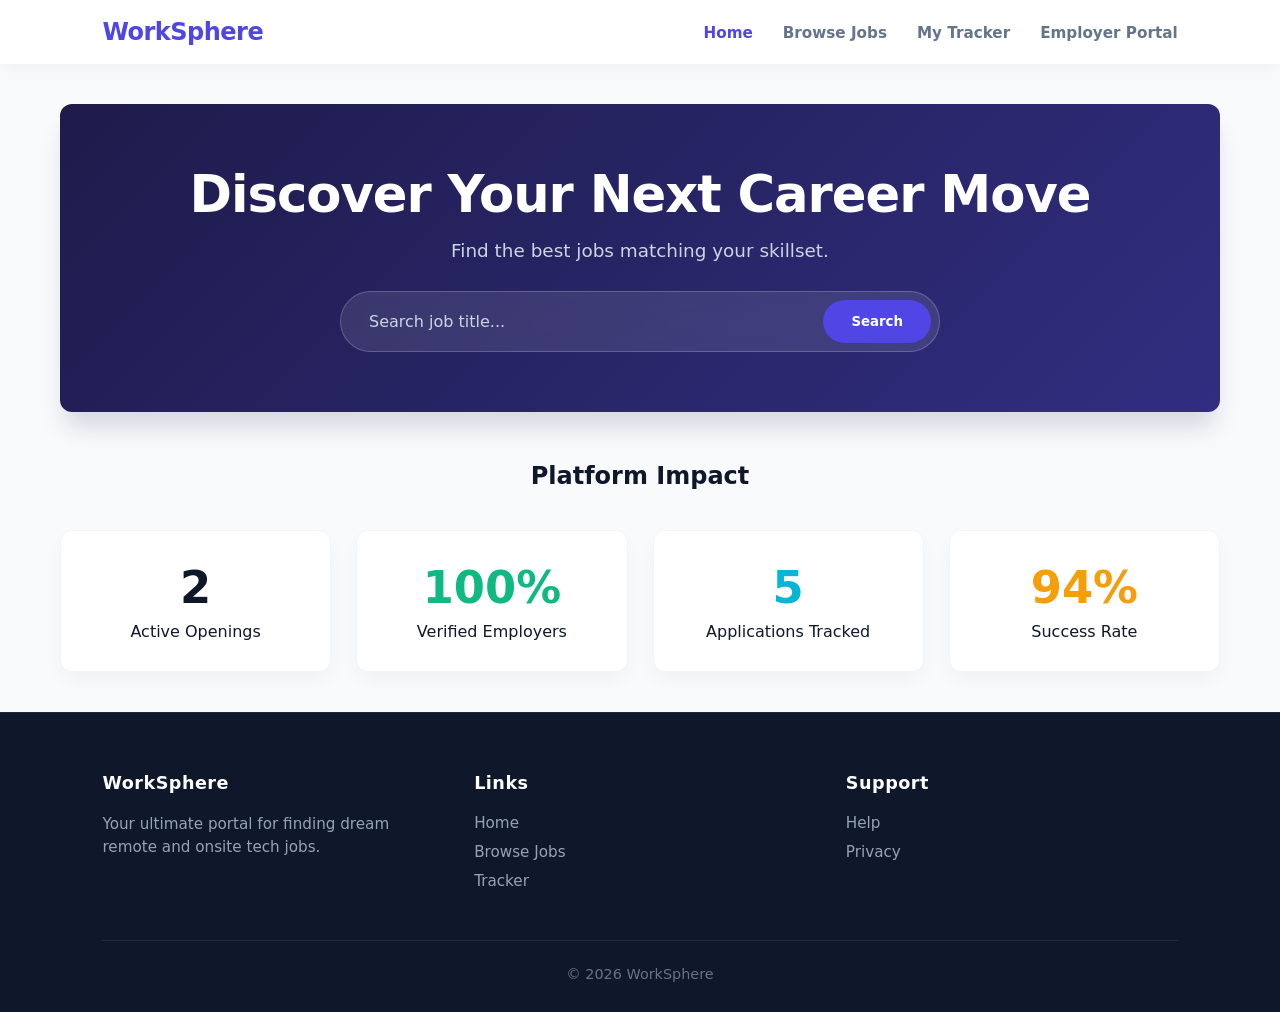
<file: index.html>
<!DOCTYPE html>
<html lang="en">
<head>
    <meta charset="UTF-8">
    <title>WorkSphere - Home</title>
    <link rel="stylesheet" href="../CSS/style.css">
    <link rel="stylesheet" href="../CSS/responsive.css">
</head>
<body>

    <nav>
        <div class="logo">WorkSphere</div>
        <ul class="nav-links">
            <li><a href="index.html" class="active">Home</a></li>
            <li><a href="jobs.html">Browse Jobs</a></li>
            <li><a href="tracker.html">My Tracker</a></li>
            <li><a href="job-post.html">Employer Portal</a></li>
        </ul>
    </nav>

    <div class="container">
        <div class="hero">
            <h1>Discover Your Next Career Move</h1>
            <p>Find the best jobs matching your skillset.</p>
            <div class="search-box">
                <input type="text" id="hero-search" placeholder="Search job title...">
                <button class="btn" onclick="executeHeroSearch()">Search</button>
            </div>
        </div>

        <div style="text-align: center; margin-top: 50px;">
            <h2>Platform Impact</h2>
            <div class="impact-grid">
                <div class="impact-card">
                    <div id="stat-total-jobs" class="impact-number">0</div>
                    <p>Active Openings</p>
                </div>
                <div class="impact-card">
                    <div class="impact-number" style="color: #10b981;">100%</div>
                    <p>Verified Employers</p>
                </div>
                <div class="impact-card">
                    <div id="stat-total-apps" class="impact-number" style="color: #06b6d4;">0</div>
                    <p>Applications Tracked</p>
                </div>
                <div class="impact-card">
                    <div class="impact-number" style="color: #f59e0b;">94%</div>
                    <p>Success Rate</p>
                </div>
            </div>
        </div>
    </div>

    <footer>
        <div class="footer-content">
            <div class="footer-col">
                <h3>WorkSphere</h3>
                <p>Your ultimate portal for finding dream remote and onsite tech jobs.</p>
            </div>
            <div class="footer-col">
                <h3>Links</h3>
                <ul>
                    <li><a href="index.html">Home</a></li>
                    <li><a href="jobs.html">Browse Jobs</a></li>
                    <li><a href="tracker.html">Tracker</a></li>
                </ul>
            </div>
            <div class="footer-col">
                <h3>Support</h3>
                <ul>
                    <li><a href="#">Help</a></li>
                    <li><a href="#">Privacy</a></li>
                </ul>
            </div>
        </div>
        <div class="footer-bottom">
            <p>&copy; 2026 WorkSphere</p>
        </div>
    </footer>

    <script src="../JAVASCRIPT/home.js"></script>
</body>
</html>
</file>
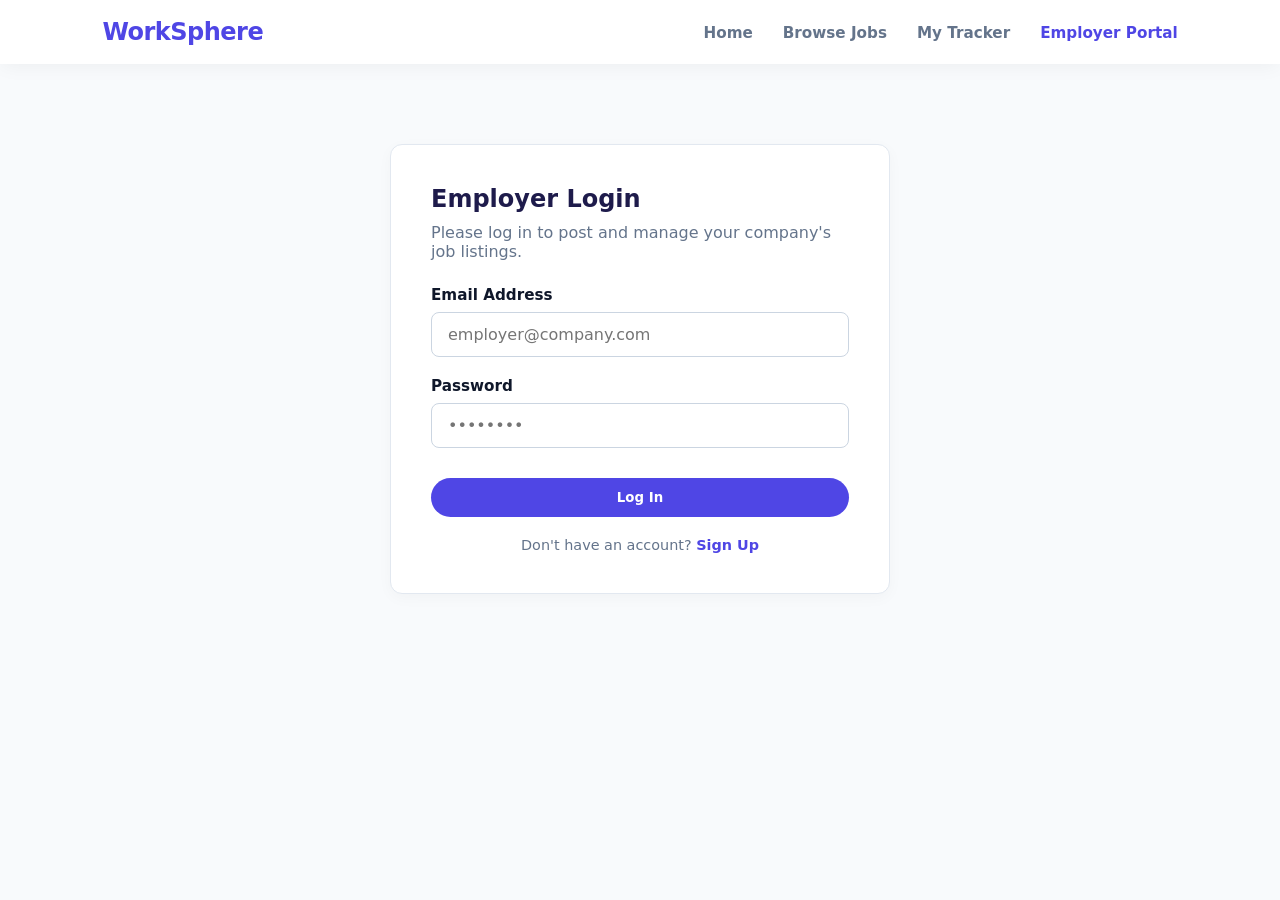
<file: job-post.html>
<!DOCTYPE html>
<html lang="en">
<head>
    <meta charset="UTF-8">
    <title>Employer Portal - WorkSphere</title>
    <link rel="stylesheet" href="../CSS/style.css">
    <link rel="stylesheet" href="../CSS/responsive.css">
</head>
<body>

    <nav>
        <div class="logo">WorkSphere</div>
        <ul class="nav-links">
            <li><a href="index.html">Home</a></li>
            <li><a href="jobs.html">Browse Jobs</a></li>
            <li><a href="tracker.html">My Tracker</a></li>
            <li><a href="job-post.html" class="active">Employer Portal</a></li>
        </ul>
    </nav>

    <div class="container" style="flex: 1;">
        <!-- Employer Authentication Section -->
        <div id="auth-section" class="job-card" style="max-width: 500px; margin: 40px auto; padding: 40px;">
            <h2 id="auth-title" style="color: var(--secondary); margin-bottom: 10px;">Employer Login</h2>
            <p id="auth-subtitle" style="color: var(--text-light); margin-bottom: 25px;">Please log in to post and manage your company's job listings.</p>
            
            <form id="auth-form" onsubmit="handleEmployerAuth(event)">
                <div class="form-group">
                    <label>Email Address</label>
                    <input type="email" id="auth-email" class="form-control" required placeholder="employer@company.com">
                </div>
                <div class="form-group">
                    <label>Password</label>
                    <input type="password" id="auth-password" class="form-control" required placeholder="••••••••">
                </div>
                <button type="submit" class="btn" id="auth-btn" style="width: 100%; margin-top: 10px;">Log In</button>
            </form>

            <p style="text-align: center; margin-top: 20px; font-size: 0.9rem; color: var(--text-light);">
                <span id="auth-toggle-text">Don't have an account?</span> 
                <a href="#" onclick="toggleAuthMode(event)" id="auth-toggle-link" style="color: var(--primary); font-weight: bold; text-decoration: none;">Sign Up</a>
            </p>
        </div>

        <!-- Job Posting & Management Dashboard (Hidden until logged in) -->
        <div id="dashboard-section" style="display: none; max-width: 800px; margin: 0 auto;">
            <div style="display: flex; justify-content: space-between; align-items: center; margin-bottom: 25px;">
                <div>
                    <h2 id="welcome-msg">Employer Dashboard</h2>
                    <p style="color: var(--text-light);">Post new openings or manage your existing job listings.</p>
                </div>
                <button class="btn" style="background-color: #ef4444; padding: 8px 16px; font-size: 0.85rem;" onclick="logoutEmployer()">Log Out</button>
            </div>

            <!-- Post Job Form -->
            <div class="job-card" style="margin-bottom: 40px; padding: 30px;">
                <h3 style="margin-bottom: 15px; color: var(--secondary);">Post a New Position</h3>
                <form id="post-job-form" onsubmit="handleJobPost(event)">
                    <div class="form-group">
                        <label>Job Title</label>
                        <input type="text" id="post-title" class="form-control" required placeholder="e.g. Frontend Developer">
                    </div>
                    <div class="form-group">
                        <label>Company Name</label>
                        <input type="text" id="post-company" class="form-control" required placeholder="e.g. TechCorp">
                    </div>
                    <div class="form-group">
                        <label>Location</label>
                        <input type="text" id="post-location" class="form-control" required placeholder="e.g. Remote">
                    </div>
                    <div class="form-group">
                        <label>Salary Range</label>
                        <input type="text" id="post-salary" class="form-control" required placeholder="e.g. $95k - $120k">
                    </div>
                    <div class="form-group">
                        <label>Employment Type</label>
                        <select id="post-type" class="form-control">
                            <option value="Full-time">Full-time</option>
                            <option value="Part-time">Part-time</option>
                            <option value="Contract">Contract</option>
                            <option value="Internship">Internship</option>
                        </select>
                    </div>
                    <div class="form-group">
                        <label>Job Description</label>
                        <textarea id="post-desc" class="form-control" rows="4" required placeholder="Describe role requirements..."></textarea>
                    </div>
                    <button type="submit" class="btn" style="width: 100%;">Publish Job Opening</button>
                </form>
            </div>

            <!-- Manage Active Listings Table -->
            <div class="job-card" style="padding: 30px;">
                <h3 style="margin-bottom: 15px; color: var(--secondary);">Manage Active Listings</h3>
                <div id="employer-jobs-container">
                    <!-- Dynamically populated -->
                </div>
            </div>
        </div>
    </div>

    <script src="../JAVASCRIPT/job-post.js"></script>
</body>
</html>
</file>
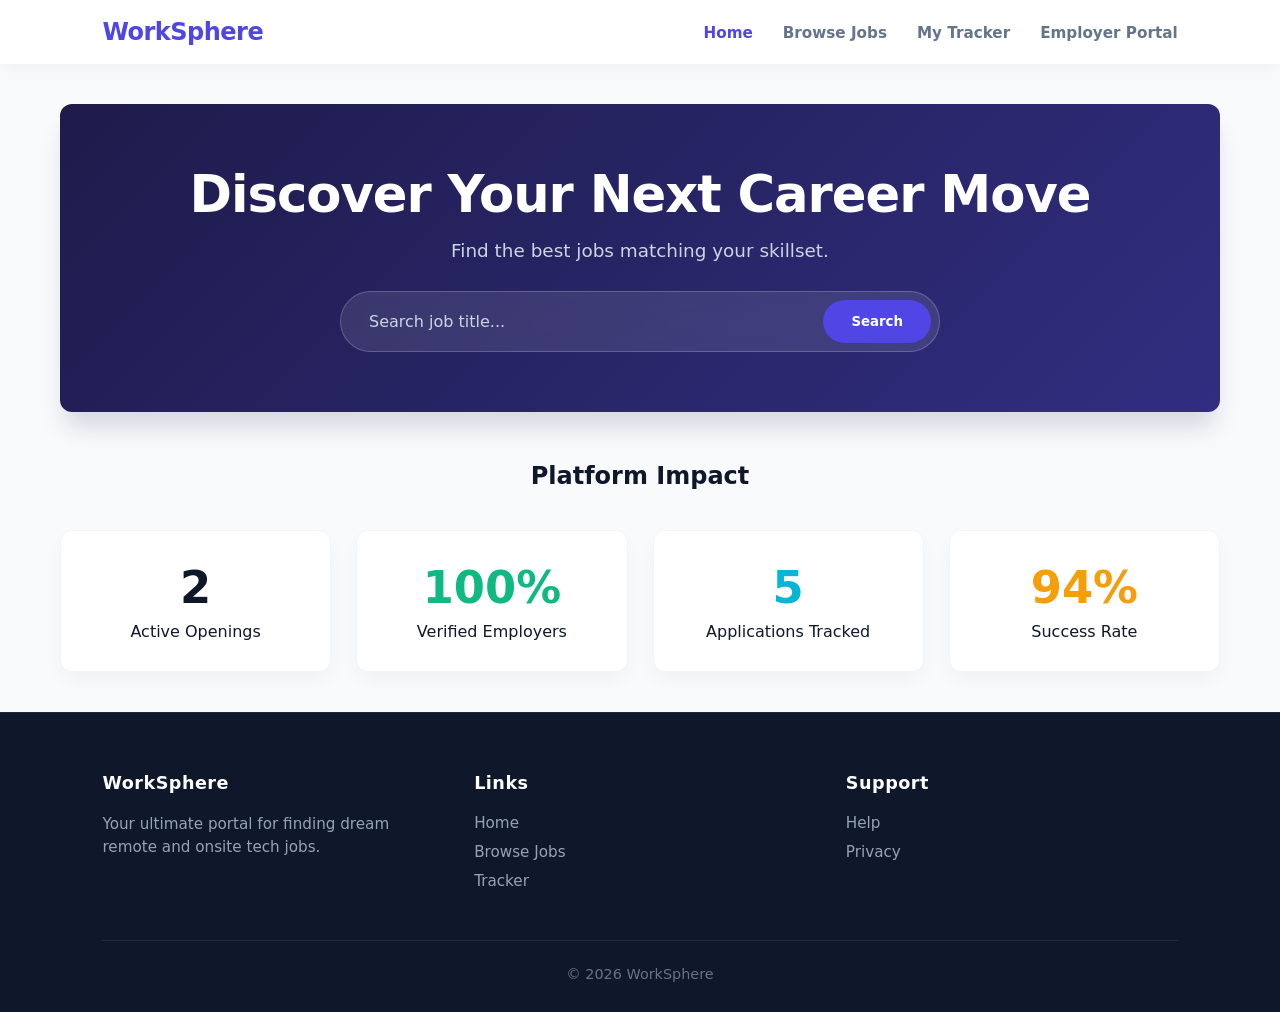
<file: HTML/home.html>
<!DOCTYPE html>
<html lang="en">
<head>
    <meta charset="UTF-8">
    <title>WorkSphere - Home</title>
    <link rel="stylesheet" href="../CSS/style.css">
    <link rel="stylesheet" href="../CSS/responsive.css">
</head>
<body>

    <nav>
        <div class="logo">WorkSphere</div>
        <ul class="nav-links">
            <li><a href="home.html" class="active">Home</a></li>
            <li><a href="jobs.html">Browse Jobs</a></li>
            <li><a href="tracker.html">My Tracker</a></li>
            <li><a href="job-post.html">Employer Portal</a></li>
        </ul>
    </nav>

    <div class="container">
        <div class="hero">
            <h1>Discover Your Next Career Move</h1>
            <p>Find the best jobs matching your skillset.</p>
            <div class="search-box">
                <input type="text" id="hero-search" placeholder="Search job title...">
                <button class="btn" onclick="executeHeroSearch()">Search</button>
            </div>
        </div>

        <div style="text-align: center; margin-top: 50px;">
            <h2>Platform Impact</h2>
            <div class="impact-grid">
                <div class="impact-card">
                    <div id="stat-total-jobs" class="impact-number">0</div>
                    <p>Active Openings</p>
                </div>
                <div class="impact-card">
                    <div class="impact-number" style="color: #10b981;">100%</div>
                    <p>Verified Employers</p>
                </div>
                <div class="impact-card">
                    <div id="stat-total-apps" class="impact-number" style="color: #06b6d4;">0</div>
                    <p>Applications Tracked</p>
                </div>
                <div class="impact-card">
                    <div class="impact-number" style="color: #f59e0b;">94%</div>
                    <p>Success Rate</p>
                </div>
            </div>
        </div>
    </div>

    <footer>
        <div class="footer-content">
            <div class="footer-col">
                <h3>WorkSphere</h3>
                <p>Your ultimate portal for finding dream remote and onsite tech jobs.</p>
            </div>
            <div class="footer-col">
                <h3>Links</h3>
                <ul>
                    <li><a href="home.html">Home</a></li>
                    <li><a href="jobs.html">Browse Jobs</a></li>
                    <li><a href="tracker.html">Tracker</a></li>
                </ul>
            </div>
            <div class="footer-col">
                <h3>Support</h3>
                <ul>
                    <li><a href="#">Help</a></li>
                    <li><a href="#">Privacy</a></li>
                </ul>
            </div>
        </div>
        <div class="footer-bottom">
            <p>&copy; 2026 WorkSphere</p>
        </div>
    </footer>

    <script src="../JAVASCRIPT/home.js"></script>
</body>
</html>
</file>
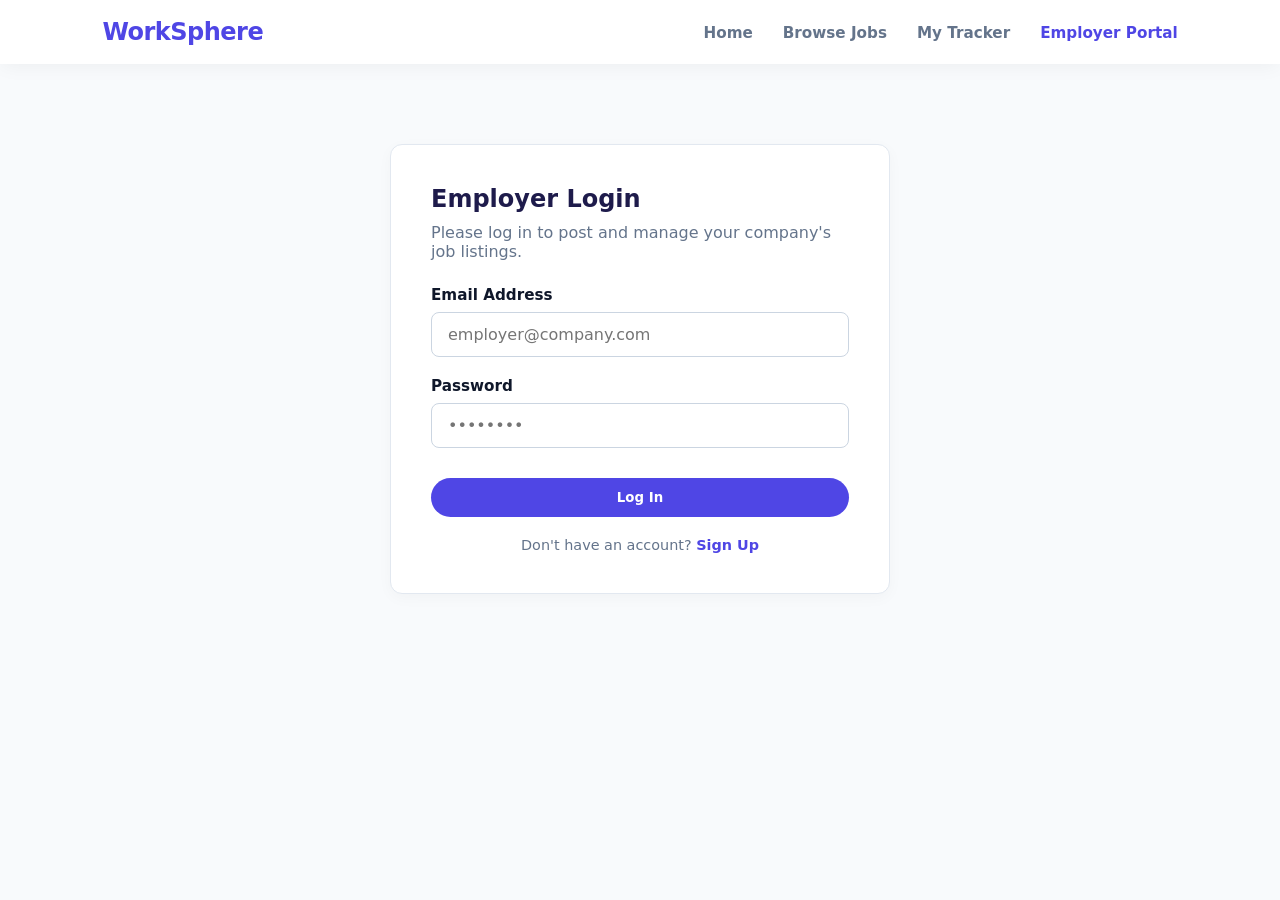
<file: HTML/job-post.html>
<!DOCTYPE html>
<html lang="en">
<head>
    <meta charset="UTF-8">
    <title>Employer Portal - WorkSphere</title>
    <link rel="stylesheet" href="../CSS/style.css">
    <link rel="stylesheet" href="../CSS/responsive.css">
</head>
<body>

    <nav>
        <div class="logo">WorkSphere</div>
        <ul class="nav-links">
            <li><a href="home.html">Home</a></li>
            <li><a href="jobs.html">Browse Jobs</a></li>
            <li><a href="tracker.html">My Tracker</a></li>
            <li><a href="job-post.html" class="active">Employer Portal</a></li>
        </ul>
    </nav>

    <div class="container" style="flex: 1;">
        <!-- Employer Authentication Section -->
        <div id="auth-section" class="job-card" style="max-width: 500px; margin: 40px auto; padding: 40px;">
            <h2 id="auth-title" style="color: var(--secondary); margin-bottom: 10px;">Employer Login</h2>
            <p id="auth-subtitle" style="color: var(--text-light); margin-bottom: 25px;">Please log in to post and manage your company's job listings.</p>
            
            <form id="auth-form" onsubmit="handleEmployerAuth(event)">
                <div class="form-group">
                    <label>Email Address</label>
                    <input type="email" id="auth-email" class="form-control" required placeholder="employer@company.com">
                </div>
                <div class="form-group">
                    <label>Password</label>
                    <input type="password" id="auth-password" class="form-control" required placeholder="••••••••">
                </div>
                <button type="submit" class="btn" id="auth-btn" style="width: 100%; margin-top: 10px;">Log In</button>
            </form>

            <p style="text-align: center; margin-top: 20px; font-size: 0.9rem; color: var(--text-light);">
                <span id="auth-toggle-text">Don't have an account?</span> 
                <a href="#" onclick="toggleAuthMode(event)" id="auth-toggle-link" style="color: var(--primary); font-weight: bold; text-decoration: none;">Sign Up</a>
            </p>
        </div>

        <!-- Job Posting & Management Dashboard (Hidden until logged in) -->
        <div id="dashboard-section" style="display: none; max-width: 800px; margin: 0 auto;">
            <div style="display: flex; justify-content: space-between; align-items: center; margin-bottom: 25px;">
                <div>
                    <h2 id="welcome-msg">Employer Dashboard</h2>
                    <p style="color: var(--text-light);">Post new openings or manage your existing job listings.</p>
                </div>
                <button class="btn" style="background-color: #ef4444; padding: 8px 16px; font-size: 0.85rem;" onclick="logoutEmployer()">Log Out</button>
            </div>

            <!-- Post Job Form -->
            <div class="job-card" style="margin-bottom: 40px; padding: 30px;">
                <h3 style="margin-bottom: 15px; color: var(--secondary);">Post a New Position</h3>
                <form id="post-job-form" onsubmit="handleJobPost(event)">
                    <div class="form-group">
                        <label>Job Title</label>
                        <input type="text" id="post-title" class="form-control" required placeholder="e.g. Frontend Developer">
                    </div>
                    <div class="form-group">
                        <label>Company Name</label>
                        <input type="text" id="post-company" class="form-control" required placeholder="e.g. TechCorp">
                    </div>
                    <div class="form-group">
                        <label>Location</label>
                        <input type="text" id="post-location" class="form-control" required placeholder="e.g. Remote">
                    </div>
                    <div class="form-group">
                        <label>Salary Range</label>
                        <input type="text" id="post-salary" class="form-control" required placeholder="e.g. $95k - $120k">
                    </div>
                    <div class="form-group">
                        <label>Employment Type</label>
                        <select id="post-type" class="form-control">
                            <option value="Full-time">Full-time</option>
                            <option value="Part-time">Part-time</option>
                            <option value="Contract">Contract</option>
                            <option value="Internship">Internship</option>
                        </select>
                    </div>
                    <div class="form-group">
                        <label>Job Description</label>
                        <textarea id="post-desc" class="form-control" rows="4" required placeholder="Describe role requirements..."></textarea>
                    </div>
                    <button type="submit" class="btn" style="width: 100%;">Publish Job Opening</button>
                </form>
            </div>

            <!-- Manage Active Listings Table -->
            <div class="job-card" style="padding: 30px;">
                <h3 style="margin-bottom: 15px; color: var(--secondary);">Manage Active Listings</h3>
                <div id="employer-jobs-container">
                    <!-- Dynamically populated -->
                </div>
            </div>
        </div>
    </div>

    <script src="../JAVASCRIPT/job-post.js"></script>
</body>
</html>
</file>
<file: CSS/style.css>
:root {
    --primary: #4f46e5;
    --primary-hover: #4338ca;
    --secondary: #1e1b4b;
    --accent: #38bdf8;
    --success: #10b981;
    --background: #f8fafc;
    --card-bg: #ffffff;
    --text-main: #0f172a;
    --text-light: #64748b;
    --border-radius: 12px;
    --transition: all 0.3s ease;
}

* {
    margin: 0;
    padding: 0;
    box-sizing: border-box;
    font-family: 'Segoe UI', system-ui, -apple-system, sans-serif;
}

body {
    background-color: var(--background);
    color: var(--text-main);
    display: flex;
    flex-direction: column;
    min-height: 100vh;
}

/* Navigation Bar */
nav {
    background: var(--card-bg);
    padding: 18px 8%;
    display: flex;
    justify-content: space-between;
    align-items: center;
    box-shadow: 0 4px 20px -2px rgba(0, 0, 0, 0.05);
    position: sticky;
    top: 0;
    z-index: 1000;
}

.logo {
    font-size: 1.5rem;
    font-weight: 800;
    color: var(--primary);
    letter-spacing: -0.5px;
}

.nav-links {
    list-style: none;
    display: flex;
    gap: 30px;
}

.nav-links a {
    text-decoration: none;
    color: var(--text-light);
    font-weight: 600;
    font-size: 0.95rem;
    transition: var(--transition);
}

.nav-links a:hover, .nav-links a.active {
    color: var(--primary);
}

/* Main Container & Hero */
.container {
    max-width: 1200px;
    margin: 0 auto;
    padding: 40px 20px;
    width: 100%;
}

.hero {
    text-align: center;
    padding: 60px 20px;
    background: linear-gradient(135deg, #1e1b4b 0%, #312e81 100%);
    color: white;
    border-radius: var(--border-radius);
    margin-bottom: 40px;
    box-shadow: 0 20px 25px -5px rgba(30, 27, 75, 0.15);
}

@keyframes slideHorizontal {
    0% { transform: translateX(-25px); }
    50% { transform: translateX(25px); }
    100% { transform: translateX(-25px); }
}


.hero h1 {
    font-size: 3.2rem;
    font-weight: 800;
    margin-bottom: 16px;
    letter-spacing: -1px;
    display: inline-block;
    animation: slideHorizontal 4s ease-in-out infinite;
}

.hero p {
    font-size: 1.15rem;
    color: #cbd5e1;
    max-width: 600px;
    margin: 0 auto 30px auto;
}

.search-box {
    display: flex;
    justify-content: center;
    gap: 10px;
    max-width: 600px;
    margin: 0 auto;
    background: rgba(255, 255, 255, 0.1);
    padding: 8px;
    border-radius: 50px;
    backdrop-filter: blur(10px);
    border: 1px solid rgba(255, 255, 255, 0.2);
}

.search-box input {
    flex: 1;
    border: none;
    background: transparent;
    padding: 12px 20px;
    font-size: 1rem;
    color: white;
    outline: none;
}

.search-box input::placeholder {
    color: #cbd5e1;
}

.btn {
    background-color: var(--primary);
    color: white;
    border: none;
    padding: 12px 28px;
    border-radius: 50px;
    font-weight: 600;
    cursor: pointer;
    transition: var(--transition);
}

.btn:hover {
    background-color: var(--primary-hover);
    transform: translateY(-1px);
}

/* Platform Impact Section */
.impact-grid {
    display: grid;
    grid-template-columns: repeat(auto-fit, minmax(220px, 1fr));
    gap: 25px;
    margin-top: 40px;
}

.impact-card {
    background: var(--card-bg);
    padding: 30px;
    border-radius: var(--border-radius);
    box-shadow: 0 10px 25px -5px rgba(0, 0, 0, 0.05);
    border: 1px solid #f1f5f9;
    text-align: center;
    transition: var(--transition);
}

.impact-card:hover {
    transform: translateY(-5px);
    border-color: var(--primary);
    box-shadow: 0 15px 30px -10px rgba(79, 70, 229, 0.2);
}

.impact-number {
    font-size: 2.8rem;
    font-weight: 800;
    margin-bottom: 8px;
}

/* Job Cards & Layouts */
.job-grid {
    display: grid;
    grid-template-columns: repeat(auto-fill, minmax(320px, 1fr));
    gap: 25px;
    margin-top: 30px;
}

.job-card {
    background: var(--card-bg);
    padding: 25px;
    border-radius: var(--border-radius);
    box-shadow: 0 4px 15px rgba(0,0,0,0.03);
    border: 1px solid #e2e8f0;
    display: flex;
    flex-direction: column;
    justify-content: space-between;
    transition: var(--transition);
}




.job-card:hover {
    transform: translateY(-3px);
    box-shadow: 0 10px 25px rgba(0,0,0,0.08);
}

.job-card h3 {
    font-size: 1.25rem;
    color: var(--secondary);
    margin-bottom: 6px;
}

.company {
    color: var(--primary);
    font-weight: 600;
    font-size: 0.9rem;
    margin-bottom: 12px;
}

.details-row {
    display: flex;
    gap: 15px;
    font-size: 0.85rem;
    color: var(--text-light);
    margin-bottom: 15px;
}


.form-group {
    margin-bottom: 20px;
}

.form-group label {
    display: block;
    margin-bottom: 8px;
    font-weight: 600;
    font-size: 0.95rem;
}

.form-control {
    width: 100%;
    padding: 12px 16px;
    border: 1px solid #cbd5e1;
    border-radius: 8px;
    font-size: 1rem;
    outline: none;
    transition: var(--transition);
}

.form-control:focus {
    border-color: var(--primary);
    box-shadow: 0 0 0 3px rgba(79, 70, 229, 0.15);
}

footer {
    background: #0f172a;
    color: #94a3b8;
    padding: 60px 8% 30px 8%;
    margin-top: auto;
    border-top: 1px solid rgba(255, 255, 255, 0.08);
}

.footer-content {
    display: grid;
    grid-template-columns: repeat(auto-fit, minmax(220px, 1fr));
    gap: 40px;
    margin-bottom: 40px;
}

.footer-col h3 {
    color: #ffffff;
    font-size: 1.1rem;
    font-weight: 700;
    margin-bottom: 20px;
    letter-spacing: 0.5px;
}

.footer-col p {
    font-size: 0.95rem;
    margin-bottom: 15px;
    line-height: 1.5;
}

.footer-col ul {
    list-style: none;
    padding: 0;
}

.footer-col ul li {
    margin-bottom: 10px;
}

.footer-col ul li a {
    color: #94a3b8;
    text-decoration: none;
    transition: var(--transition);
    font-size: 0.95rem;
}

.footer-col ul li a:hover {
    color: #38bdf8;
    padding-left: 4px;
}

.footer-bottom {
    text-align: center;
    padding-top: 25px;
    border-top: 1px solid rgba(255, 255, 255, 0.08);
    font-size: 0.9rem;
    color: #64748b;
}

.footer-newsletter input {
    width: 100%;
    margin-bottom: 10px;
    background: rgba(255, 255, 255, 0.05);
    border: 1px solid rgba(255, 255, 255, 0.15);
    color: white;
    padding: 10px 14px;
    font-size: 0.9rem;
    border-radius: 6px;
    outline: none;
}

.footer-newsletter input::placeholder {
    color: #64748b;
}
</file>
<file: CSS/responsive.css>
@media (max-width: 768px) {
    nav {
        padding: 15px 5px;
        flex-direction: column;
        gap: 15px;
    }

    .nav-links {
        gap: 15px;
    }

    .hero h1 {
        font-size: 2.4rem;
        animation: none;
    }

    .search-box {
        flex-direction: column;
        background: transparent;
        border: none;
        padding: 0;
    }

    .search-box input {
        background: rgba(255, 255, 255, 0.15);
        border-radius: 8px;
        margin-bottom: 10px;
    }

    .search-box .btn {
        width: 100%;
        border-radius: 8px;
    }
}
</file>
